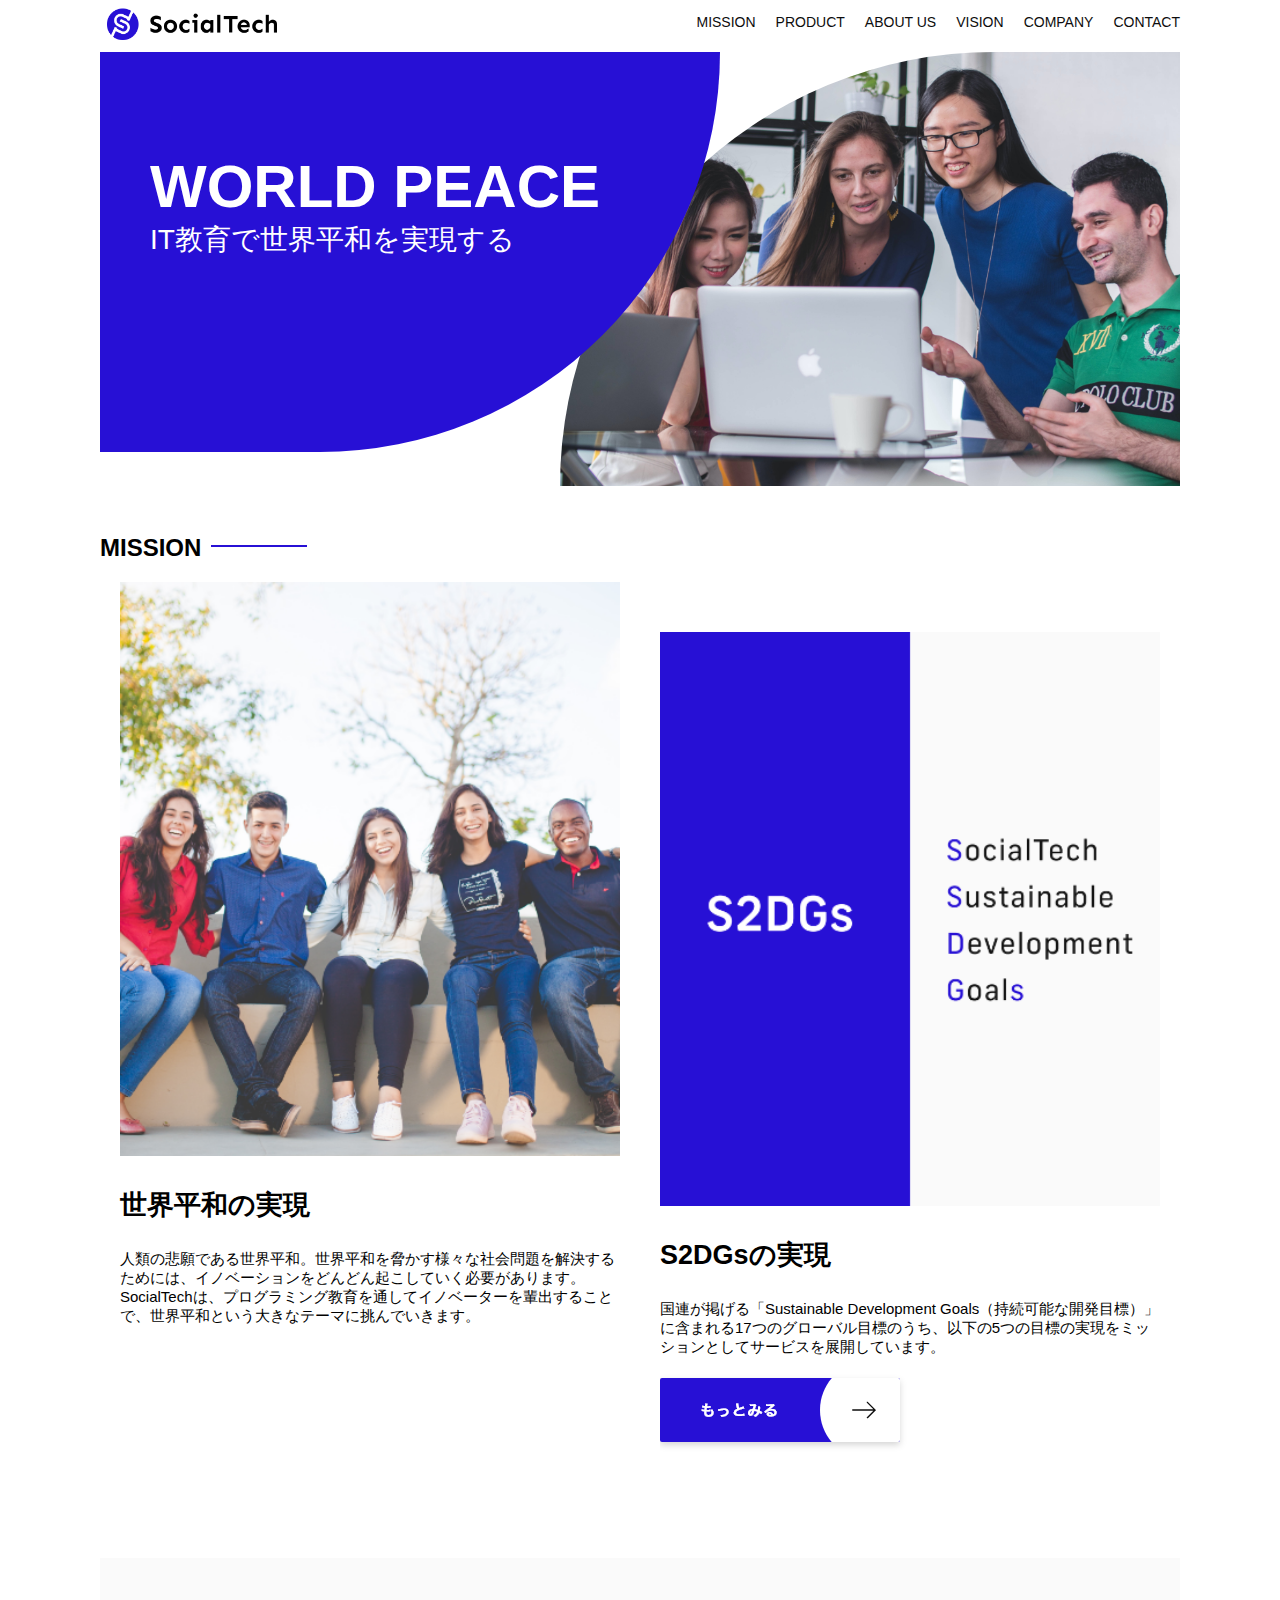
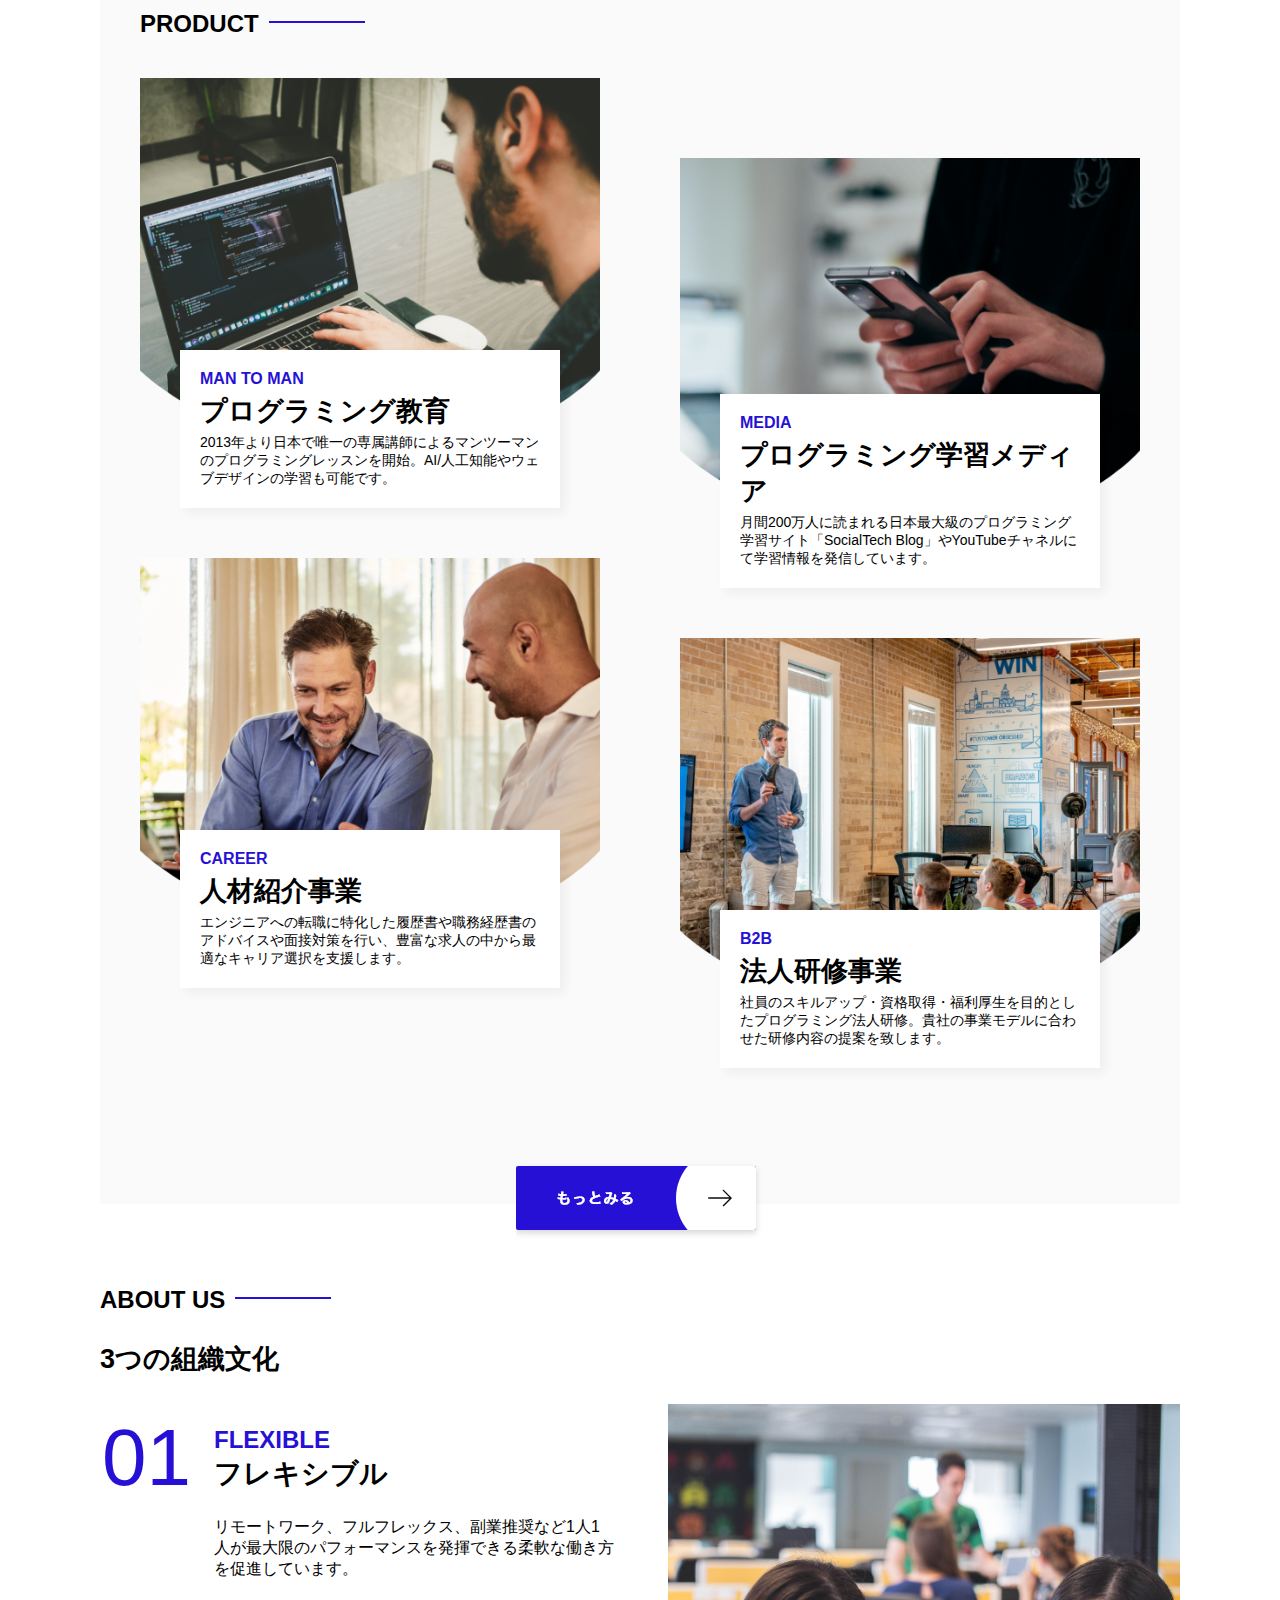
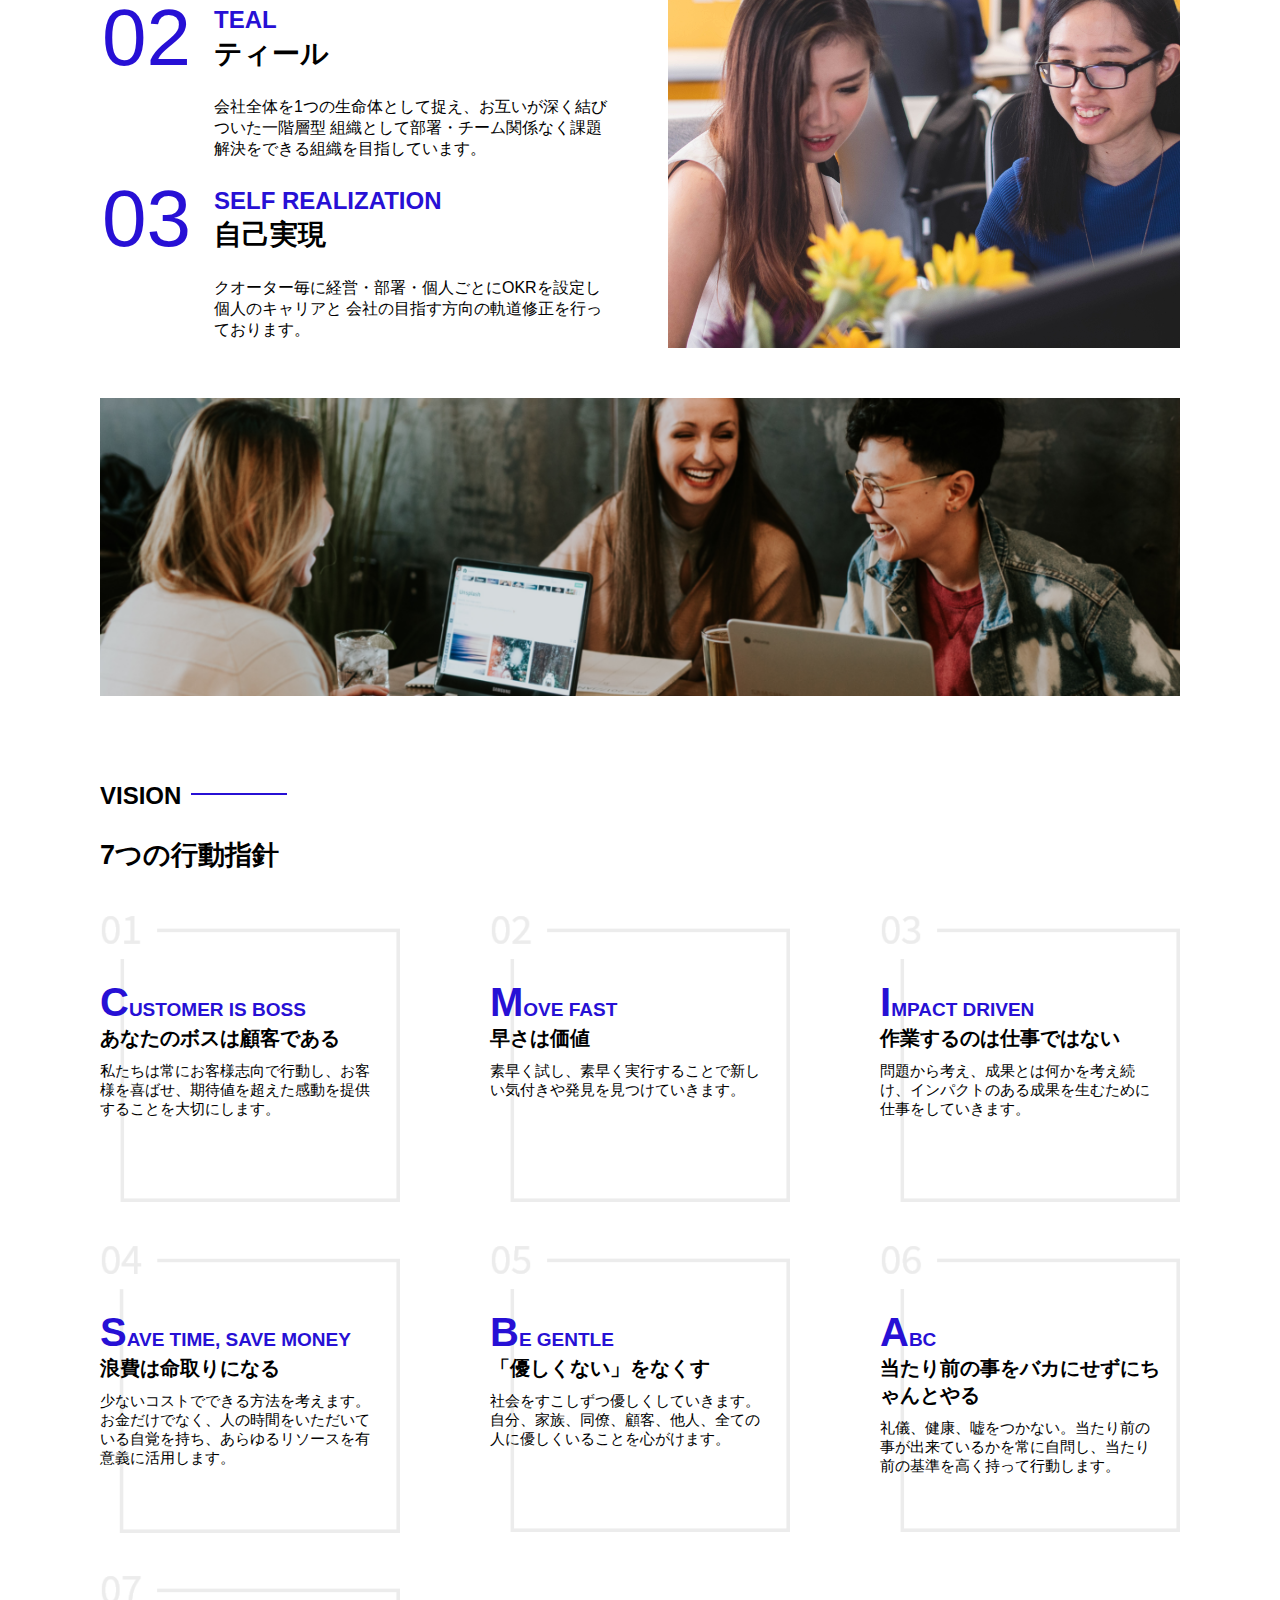
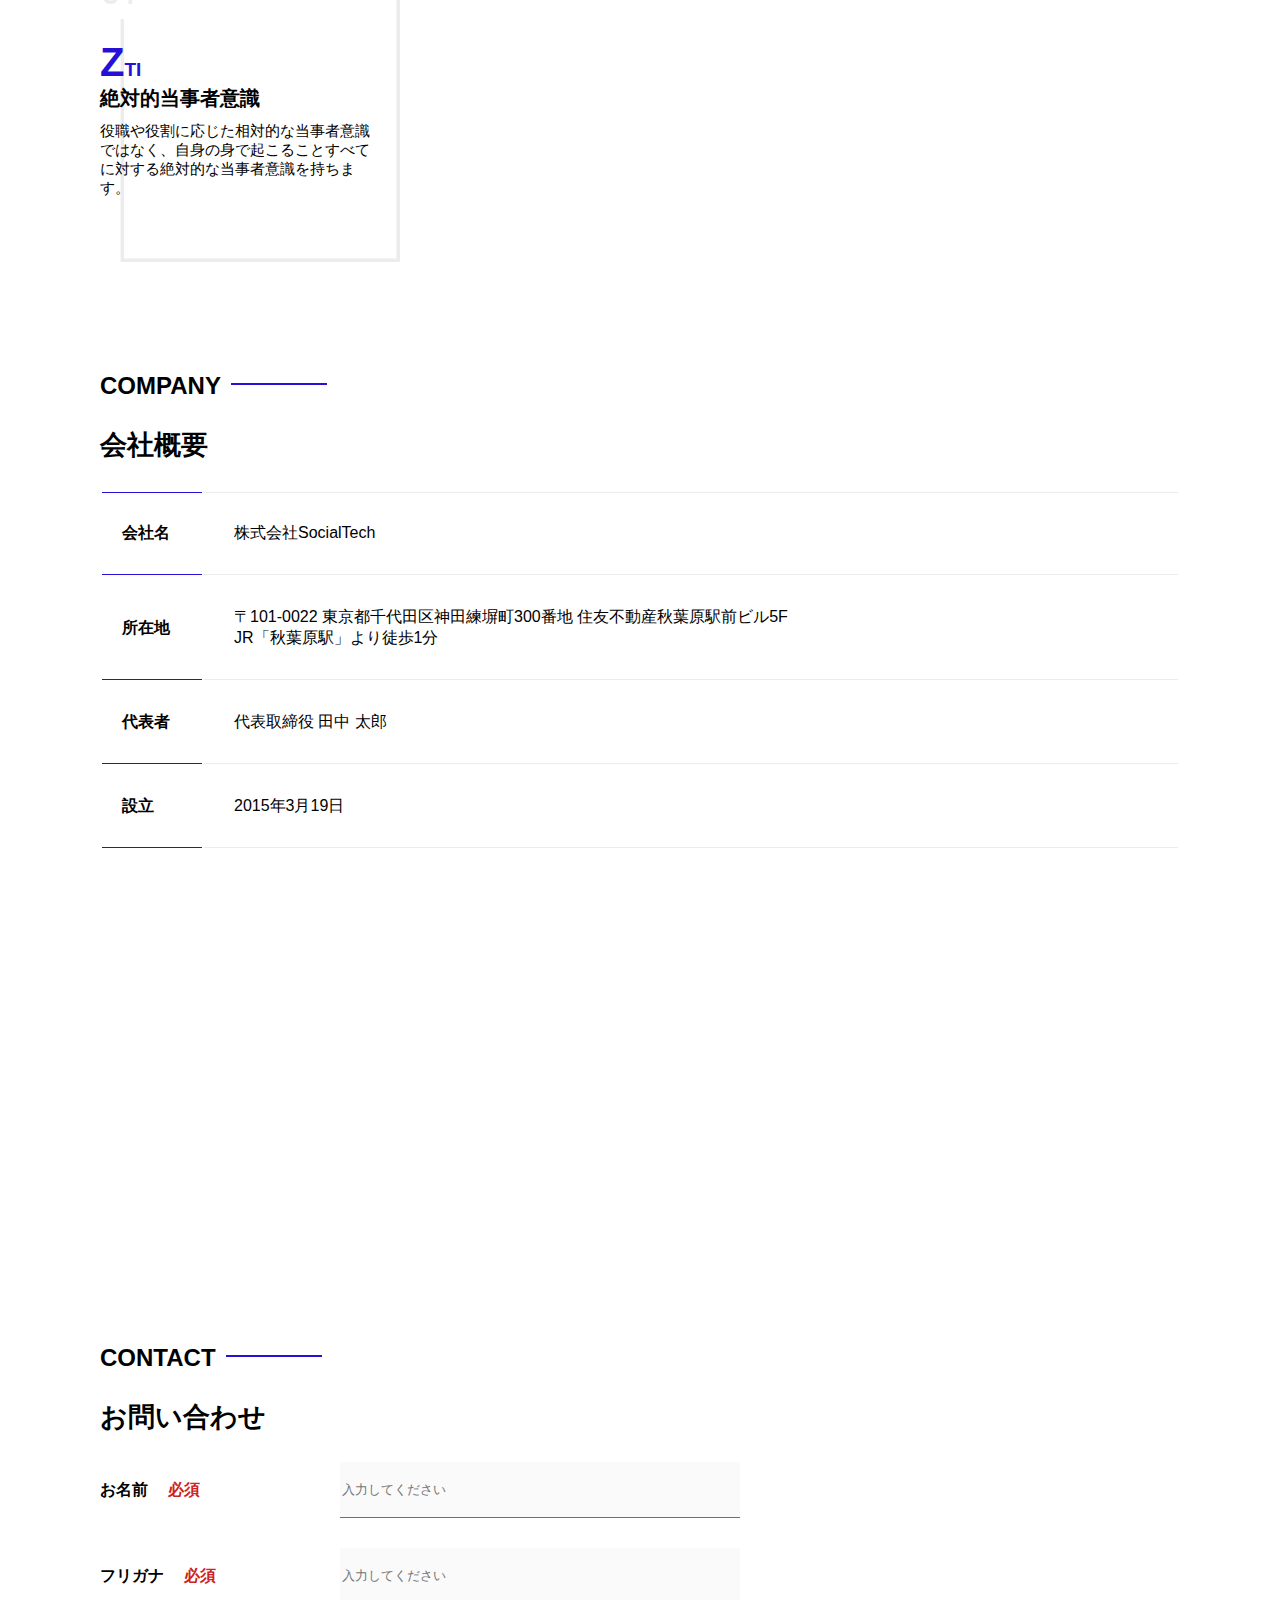
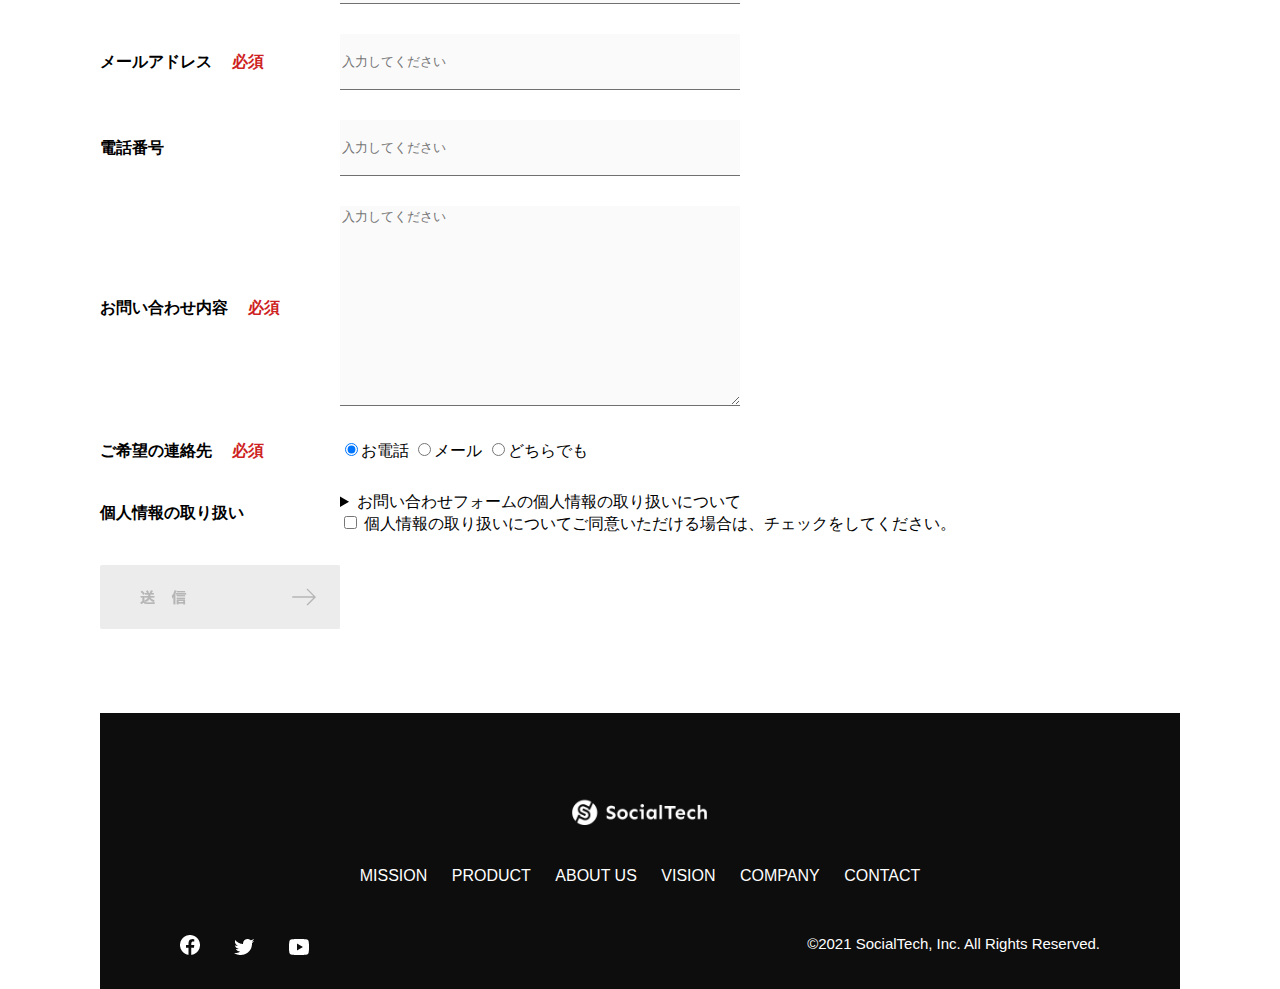
<file: index.html>
<!DOCTYPE html>
<html>
  <head>
    <title>SocialTech</title>
    <meta charset="utf-8">
    <meta name="description" content="SocialTechはEdTech業界のリーディングカンパニーを目指します。">
    <meta name="viewport" content="width=device-width, initial-scale=1.0">
    <link rel="stylesheet" href="style.css">
  </head>

  <body>
    <!-- ヘッダー -->
    <header>
      <!-- ロゴ -->
      <a href="index.html" id="logo">
        <img src="images/logo.png" alt="トップページに戻る">
      </a>

        <!-- PC用ナビゲーション -->
        <nav id="nav-pc">
          <ul>
            <li><a href="mission.html">MISSION</a></li>
            <li><a href="product.html">PRODUCT</a></li>
            <li><a href="index.html#aboutus">ABOUT US</a></li>
            <li><a href="index.html#vision">VISION</a></li>
            <li><a href="index.html#company">COMPANY</a></li>
            <li><a href="index.html#contact">CONTACT</a></li>
          </ul>
        </nav>

        <!-- スマホ用メニューボタン -->
        <button id="menu-sp" onclick="document.getElementById('nav-sp').style.display = 'block'">
          <img src="images/button-menu.png" alt="ナビゲーションを開く">
        </button>
        
        <!-- スマホ用ナビゲーション -->
        <div id="nav-sp">
          <button id="close" onclick="document.getElementById('nav-sp').style.display = 'none'">
            <img src="images/button-close.png" alt="ナビゲーションを閉じる">
          </button>

          <nav>
            <ul>
              <li>
                <a id="logo-sp" href="index.html" onclick="document.getElementById('nav-sp').style.display = 'none'"><img src="images/logo-sp.png" alt="トップページに戻る"></a>
              </li>
              <li><a class="menu" href="mission.html" onclick="document.getElementById('nav-sp').style.display = 'none'">MISSION</a></li>
              <li><a class="menu" href="product.html" onclick="document.getElementById('nav-sp').style.display = 'none'">PRODUCT</a></li>
              <li><a class="menu" href="index.html#aboutus" onclick="document.getElementById('nav-sp').style.display = 'none'">ABOUT US</a></li>
              <li><a class="menu" href="index.html#vision" onclick="document.getElementById('nav-sp').style.display = 'none'">VISION</a></li>
              <li><a class="menu" href="index.html#company" onclick="document.getElementById('nav-sp').style.display = 'none'">COMPANY</a></li>
              <li><a class="menu" href="index.html#contact" onclick="document.getElementById('nav-sp').style.display = 'none'">CONTACT</a></li>
            </ul>
          </nav>
          <div id="sns">
            <a href="https://www.facebook.com/sejuku2013">
              <img src="images/button-facebook.png" alt="Facebookのリンク">
            </a>
            <a href="https://twitter.com/samuraijuku">
              <img src="images/button-twitter.png" alt="Twitterのリンク">
            </a>
            <a href="https://www.youtube.com/channel/UCCFOQO5aDK0xXam4cUQXT8g">
              <img src="images/button-youtube.png" alt="YouTubeのリンク">
            </a>
          </div>
        </div>
    </header>
    <main>
      <article>
        <!-- メインビジュアル -->
        <section id="main-visual">
          <div id="main-message">
            <h1>WORLD PEACE</h1>
            <p>IT教育で世界平和を実現する</p>
          </div>
          <img src="images/index/index-main.png" alt="PCの周りに集まる多国籍の仲間たち">
        </section>
        <!-- ミッション -->
        <section id="mission">
          <h2 class="index-h2">MISSION</h2>
          <div id="mission-flex">
            <div>
              <img id="mission-photo" src="images/index/index-mission.png" alt="屋外のベンチで写真を撮影する多国籍の仲間たち">
              <h3>世界平和の実現</h3>
              <p>
                人類の悲願である世界平和。世界平和を脅かす様々な社会問題を解決するためには、イノベーションをどんどん起こしていく必要があります。SocialTechは、プログラミング教育を通してイノベーターを輩出することで、世界平和という大きなテーマに挑んでいきます。
              </p>
            </div>
            <div>
              <img id="s2dgs" src="images/index/s2dgs.png" alt="S2DGs">
              <h3>S2DGsの実現</h3>
              <p>国連が掲げる「Sustainable Development Goals（持続可能な開発目標）」に含まれる17つのグローバル目標のうち、以下の5つの目標の実現をミッションとしてサービスを展開しています。</p>
              <a href="mission.html">
                <img src="images/button-more.png" alt="もっとみる">
              </a>
            </div>
          </div>
        </section>
        <!-- プロダクト -->
        <section id="product">
          <h2 class="index-h2">PRODUCT</h2>
          <div class="product-flex">
            <div id="product-left">
              <div>
                <img class="product-photo" src="images/index/index-mantoman.png" alt="PCでコードを書く男性">
                <div class="product-explain">
                  <span>MAN TO MAN</span>
                  <h3>プログラミング教育</h3>
                  <p>2013年より日本で唯一の専属講師によるマンツーマンのプログラミングレッスンを開始。AI/人工知能やウェブデザインの学習も可能です。</p>
                </div>
              </div>
              <div>
                <img class="product-photo" src="images/index/index-career.png" alt="笑顔で話し合う2人の男性">
                <div class="product-explain">
                  <span>CAREER</span>
                  <h3>人材紹介事業</h3>
                  <p>エンジニアへの転職に特化した履歴書や職務経歴書のアドバイスや面接対策を行い、豊富な求人の中から最適なキャリア選択を支援します。</p>
               </div>
             </div>
           </div>
           <div id="product-right">
            <div>
              <img class="product-photo" src="images/index/index-media.png" alt="スマートフォンを操作する人">
              <div class="product-explain">
                <span>MEDIA</span>
                <h3>プログラミング学習メディア</h3>
                <p>月間200万人に読まれる日本最大級のプログラミング学習サイト「SocialTech Blog」やYouTubeチャネルにて学習情報を発信しています。</p>
              </div>
            </div>
            <div>
              <img class="product-photo" src="images/index/index-b2b.png" alt="講演中の男性とそれを聴く人々">
              <div class="product-explain">
                <span>B2B</span>
                <h3>法人研修事業</h3>
                <p>社員のスキルアップ・資格取得・福利厚生を目的としたプログラミング法人研修。貴社の事業モデルに合わせた研修内容の提案を致します。</p>
              </div>
            </div>
          </div>
        </div>
        <div id="product-more">
          <a href="product.html">
            <img src="images/button-more.png" alt="もっとみる">
          </a>
        </div>
      </section>
      <!-- ABOUT US -->
      <section id="aboutus">
        <h2 class="index-h2">ABOUT US</h2>
        <h3>3つの組織文化</h3>
        <div>
          <table class="culture-table">
            <tr>
              <td class="culture-num">01</td>
              <th><span class="culture-en">FLEXIBLE</span><br>フレキシブル</th>
            </tr>
            <tr>
              <td>
                <!--空のセル-->
              </td>
              <td class="culture-description">リモートワーク、フルフレックス、副業推奨など1人1人が最大限のパフォーマンスを発揮できる柔軟な働き方を促進しています。</td>
            </tr>
            <tr>
              <td class="culture-num">02</td>
              <th><span class="culture-en">TEAL</span><br>ティール</th>
            </tr>
            <tr>
              <td>
                <!--空のセル-->
              </td>
              <td class="culture-description">会社全体を1つの生命体として捉え、お互いが深く結びついた一階層型 組織として部署・チーム関係なく課題解決をできる組織を目指しています。</td>
            </tr>
            <tr>
              <td class="culture-num">03</td>
              <th><span class="culture-en">SELF REALIZATION</span><br>自己実現</th>
            </tr>
            <tr>
              <td>
                <!--空のセル-->
              </td>
              <td class="culture-description">クオーター毎に経営・部署・個人ごとにOKRを設定し個人のキャリアと 会社の目指す方向の軌道修正を行っております。</td>
            </tr>
          </table>
          <img class="culture-img" src="images/index/index-aboutus1.png" alt="笑顔で話し合う2人の女性">
        </div>
        <img class="culture-img2" src="images/index/index-aboutus2.png" alt="笑顔で話し合う3人の男女">
      </section>
      <!-- VISION -->
      <section id="vision">
        <h2 class="index-h2">VISION</h2>
        <h3>7つの行動指針</h3>
        <div>
          <div class="vision-box">
            <img src="images/index/vision-01.png" alt="01">
            <div>
              <h4>CUSTOMER IS BOSS</h4>
              <h5>あなたのボスは顧客である</h5>
              <p>私たちは常にお客様志向で行動し、お客様を喜ばせ、期待値を超えた感動を提供することを大切にします。</p>
            </div>
          </div>
          <div class="vision-box">
            <img src="images/index/vision-02.png" alt="02">
            <div>
              <h4>MOVE FAST</h4>
              <h5>早さは価値</h5>
              <p>素早く試し、素早く実行することで新しい気付きや発見を見つけていきます。</p>
            </div>
          </div>
          <div class="vision-box">
            <img src="images/index/vision-03.png" alt="03">
            <div>
              <h4>IMPACT DRIVEN</h4>
              <h5>作業するのは仕事ではない</h5>
              <p>問題から考え、成果とは何かを考え続け、インパクトのある成果を生むために仕事をしていきます。</p>
            </div>
          </div>
          <div class="vision-box">
            <img src="images/index/vision-04.png" alt="04">
            <div>
              <h4>SAVE TIME, SAVE MONEY</h4>
              <h5>浪費は命取りになる</h5>
              <p>少ないコストでできる方法を考えます。お金だけでなく、人の時間をいただいている自覚を持ち、あらゆるリソースを有意義に活用します。</p>
            </div>
          </div>
          <div class="vision-box">
            <img src="images/index/vision-05.png" alt="05">
            <div>
              <h4>BE GENTLE</h4>
              <h5>「優しくない」をなくす</h5>
              <p>社会をすこしずつ優しくしていきます。自分、家族、同僚、顧客、他人、全ての人に優しくいることを心がけます。</p>
            </div>
          </div>
          <div class="vision-box">
            <img src="images/index/vision-06.png" alt="06">
            <div>
              <h4>ABC</h4>
              <h5>当たり前の事をバカにせずにちゃんとやる</h5>
              <p>礼儀、健康、嘘をつかない。当たり前の事が出来ているかを常に自問し、当たり前の基準を高く持って行動します。</p>
            </div>
          </div>
          <div class="vision-box">
            <img src="images/index/vision-07.png" alt="07">
            <div>
              <h4>ZTI</h4>
              <h5>絶対的当事者意識</h5>
              <p>役職や役割に応じた相対的な当事者意識ではなく、自身の身で起こることすべてに対する絶対的な当事者意識を持ちます。</p>
            </div>
          </div>
        </div>
      </section>
      <!-- COMPANY -->
      <section id="company">
        <h2 class="index-h2">COMPANY</h2>
        <h3>会社概要</h3>
        <table id="company-table">
          <tr>
            <th class="tableheader tableheader-first">会社名</th>
            <td class="cell cell-first">株式会社SocialTech</td>
          </tr>
          <tr>
            <th class="tableheader">所在地</th>
            <td class="cell">〒101-0022 東京都千代田区神田練塀町300番地 住友不動産秋葉原駅前ビル5F<br>JR「秋葉原駅」より徒歩1分</td>
          </tr>
          <tr>
            <th class="tableheader">代表者</th>
            <td class="cell">代表取締役 田中 太郎</td>
          </tr>
          <tr>
            <th class="tableheader">設立</th>
            <td class="cell">2015年3月19日</td>
          </tr>
        </table>
        <iframe src="https://www.google.com/maps/embed?pb=!1m18!1m12!1m3!1d3240.0686781169884!2d139.7720723108444!3d35.699927528833165!2m3!1f0!2f0!3f0!3m2!1i1024!2i768!4f13.1!3m3!1m2!1s0x60188fee13660e23%3A0x77137876edf742ac!2z5L2P5Y-L5LiN5YuV55Sj56eL6JGJ5Y6f6aeF5YmN44OT44Or!5e0!3m2!1sja!2sjp!4v1726971513226!5m2!1sja!2sjp" width="600" height="450" style="border:0;" allowfullscreen="" loading="lazy" referrerpolicy="no-referrer-when-downgrade">
        style="border: 0" allowfullscreen="" loading="lazy"></iframe>
      </section>

      <!-- お問い合わせフォーム -->
      <section id="contact">
        <h2 class="index-h2">CONTACT</h2>
        <h3>お問い合わせ</h3>
        <form>
          <div>
            <div class="contact-heading">
              <label class="contact-label">お名前<span class="contact-span">必須</span></label>
            </div>
            <div>
              <input type="text" name="name" placeholder="入力してください" class="contact-textbox">
            </div>
          </div>
          <div>
            <div class="contact-heading">
              <label class="contact-label">フリガナ<span class="contact-span">必須</span></label>
            </div>
            <div>
              <input type="text" name="hurigana" placeholder="入力してください" class="contact-textbox">
            </div>
          </div>
          <div>
            <div class="contact-heading">
              <label class="contact-label">メールアドレス<span class="contact-span">必須</span></label>
            </div>
            <div>
              <input type="text" name="email" placeholder="入力してください" class="contact-textbox">
            </div>
          </div>
          <div>
            <div class="contact-heading">
              <label class="contact-label">電話番号</label>
            </div>
            <div>
              <input type="text" name="tel" placeholder="入力してください" class="contact-textbox">
            </div>
          </div>
          <div>
            <div class="contact-heading">
              <label class="contact-label">お問い合わせ内容<span class="contact-span">必須</span></label>
            </div>
            <div>
              <textarea class="contact-textarea" placeholder="入力してください" name="message"></textarea>
            </div>
          </div>
          <div>
            <div class="contact-heading">
              <label class="contact-label">ご希望の連絡先<span class="contact-span">必須</span></label>
            </div>
            <div>
              <input class="radiobutton" type="radio" value="tel" name="contact" checked><label>お電話</label>
              <input class="radiobutton" type="radio" value="mail" name="contact"><label>メール</label>
              <input class="radiobutton" type="radio" value="both" name="contact"><label>どちらでも</label>
            </div>
          </div>
          <div>
            <div class="contact-heading">
              <label class="contact-label">個人情報の取り扱い</label>
            </div>
            <div>
              <details>
                <summary>お問い合わせフォームの個人情報の取り扱いについて</summary>
                <div>
                  <dl>
                    <dt>１．組織の名称又は氏名</dt>
                    <dd>株式会社SocialTech</dd>
                    <dt>２．個人情報保護管理者（若しくはその代理人）の氏名又は職名、所属及び連絡先</dt>
                    <dd>
                      <p>鈴木 一郎 コーポレート部</p>
                      <p>メールアドレス：samurai@example.com</p>
                      <p>TEL：03-1234-5678</p>
                    </dd>
                    <dt>３．個人情報の利用目的</dt>
                    <dd>
                      <ul>
                        <li>・本サービス及び本サービスに関連する情報の提供又はそれらに関する連絡のため</li>
                        <li>・ユーザーの本人確認のため</li>
                        <li>・当社サービスのご案内のため</li>
                        <li>・当社の商品等の広告または宣伝（電子メールによるものを含むものとします。）</li>
                      </ul>
                    </dd>
                    <dt>４．個人情報の取り扱い業務の委託</dt>
                    <dd>個人情報の取扱業務の全部または一部を外部に業務委託する場合があります。その際、弊社は、個人情報を適切に保護できる管理体制を敷き実行していることを条件として委託先を厳選したうえで、機密保持契約を委託先と締結し、お客様の個人情報を厳密に管理させます。</dd>
                    <dt>５．個人情報の開示等の請求</dt>
                    <dd>
                      お客様は、弊社に対してご自身の個人情報の開示等（利用目的の通知、開示、内容の訂正・追加・削除、利用の停止または消去、第三者への提供の停止）に関して、当社問合わせ窓口に申し出ることができます。<br>
                      その際、弊社はお客様ご本人を確認させていただいたうえで、合理的な期間内に対応いたします。<br>
                      なお、個人情報に関する弊社問合わせ先は、次の通りです。
                    </dd>
                    <dd>
                      <p>株式会社SocialTech　個人情報問合せ窓口</p>
                      <p>〒150-0043　東京都千代田区神田練塀町300番地 住友不動産秋葉原駅前ビル5F</p>
                      <p>メールアドレス：samurai@example.com　TEL：03-1234-5678</p>
                    </dd>

                    <dt>６．個人情報を提供されることの任意性について</dt>
                    <dd>お客様がご自身の個人情報を弊社に提供されるか否かは、お客様のご判断によりますが、もしご提供されない場合には、適切なサービスが提供できない場合がありますので予めご了承ください。</dd>
                  </dl>
                </div>
              </details>
              <input type="checkbox" name="agree">
              <span>個人情報の取り扱いについてご同意いただける場合は、チェックをしてください。</span>
            </div>
          </div>
          <input type="image" src="images/button-submit.png" alt="送信する">
        </form>
      </section>
    </article>
  </main>

  <footer>
    <div id="footer-logo">
      <img src="images/logo-sp.png" alt="SocialTech">
    </div>
    <div id="footer-link">
      <a href="mission.html">MISSION</a>
      <a href="product.html">PRODUCT</a>
      <a href="index.html#aboutus">ABOUT US</a>
      <a href="index.html#vision">VISION</a>
      <a href="index.html#company">COMPANY</a>
      <a href="index.html#contact">CONTACT</a>
    </div>
    <div id="sns-footer">
      <div class="sns-btns">
        <a href="https://www.facebook.com/sejuku2013"><img src="images/button-facebook.png" alt="Facebookのリンク"></a>
        <a href="https://twitter.com/samuraijuku"><img src="images/button-twitter.png" alt="Twitterのリンク"></a>
        <a href="https://www.youtube.com/channel/UCCFOQO5aDK0xXam4cUQXT8g"><img src="images/button-youtube.png" alt="YouTubeのリンク"></a>
      </div>
      <p id="copyright">&copy;2021 SocialTech, Inc. All Rights Reserved.</p>
    </div>
  </footer>

</body>
</html>
</file>
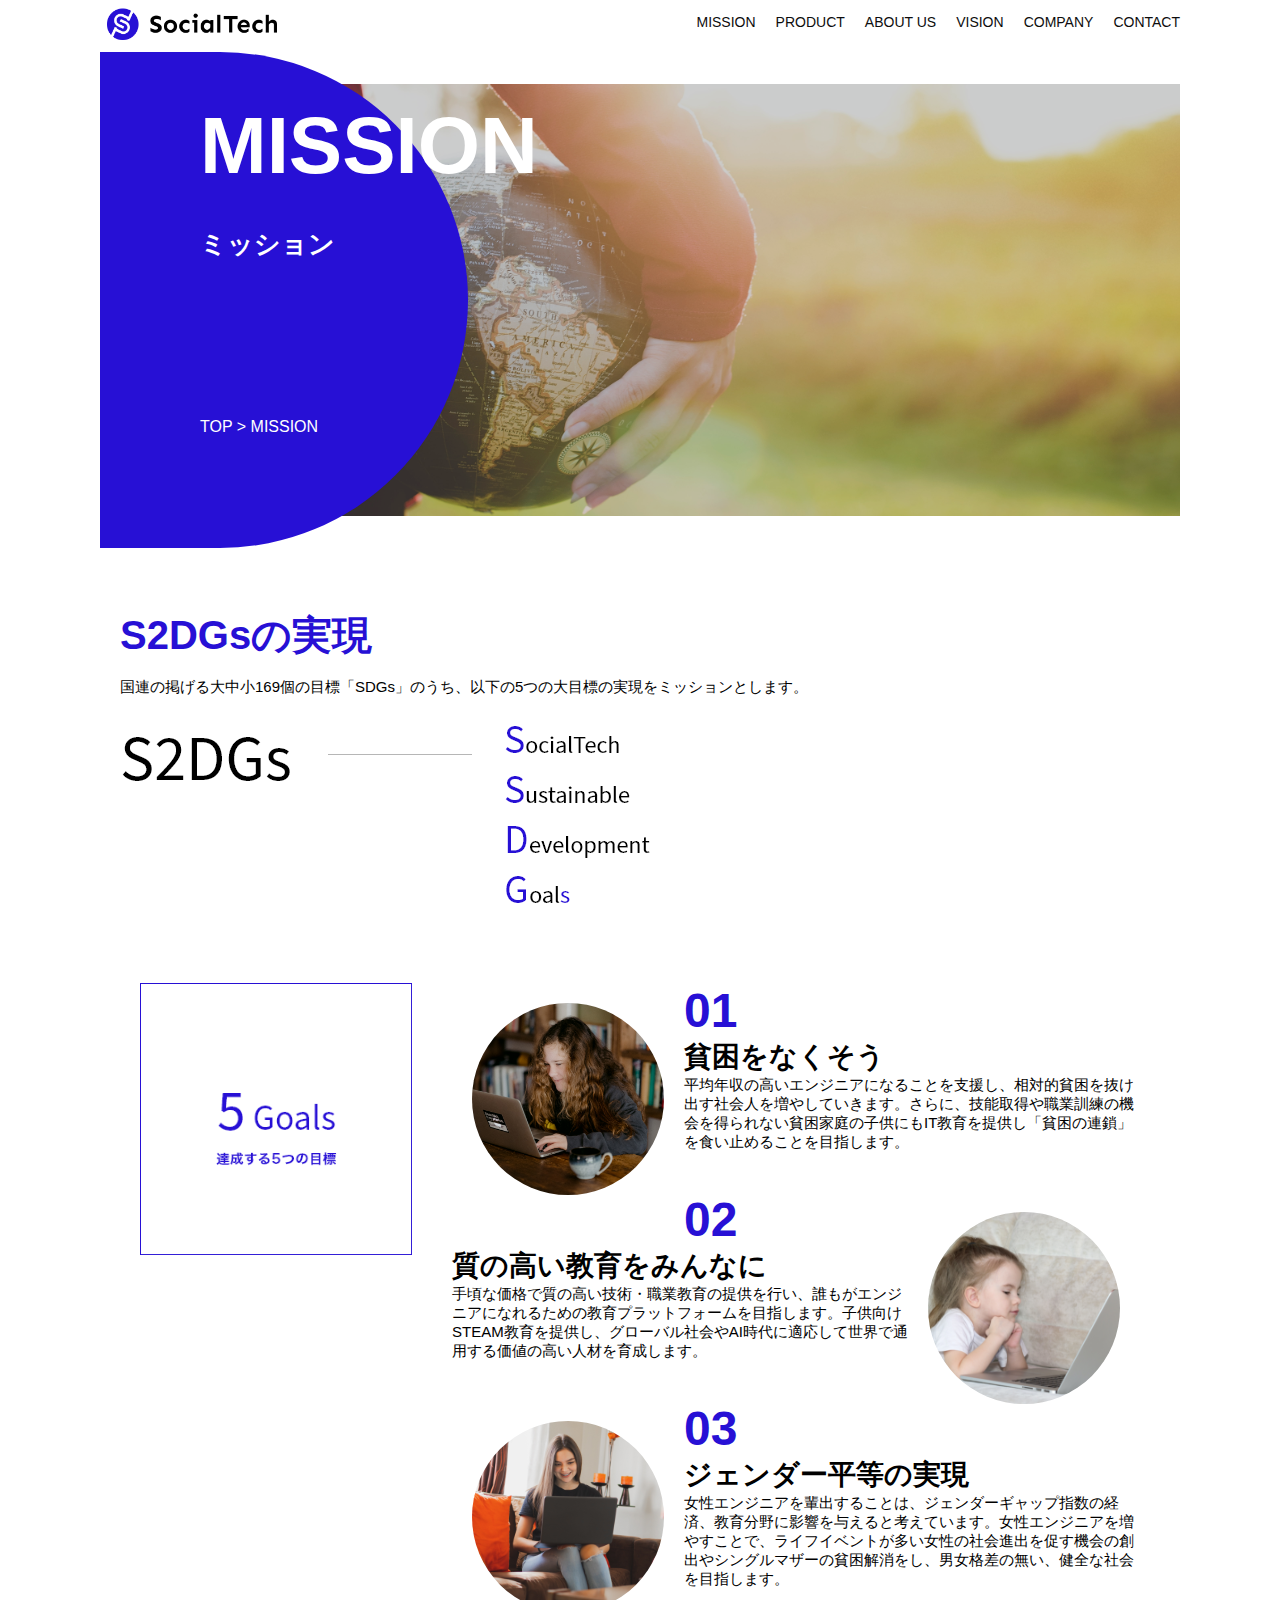
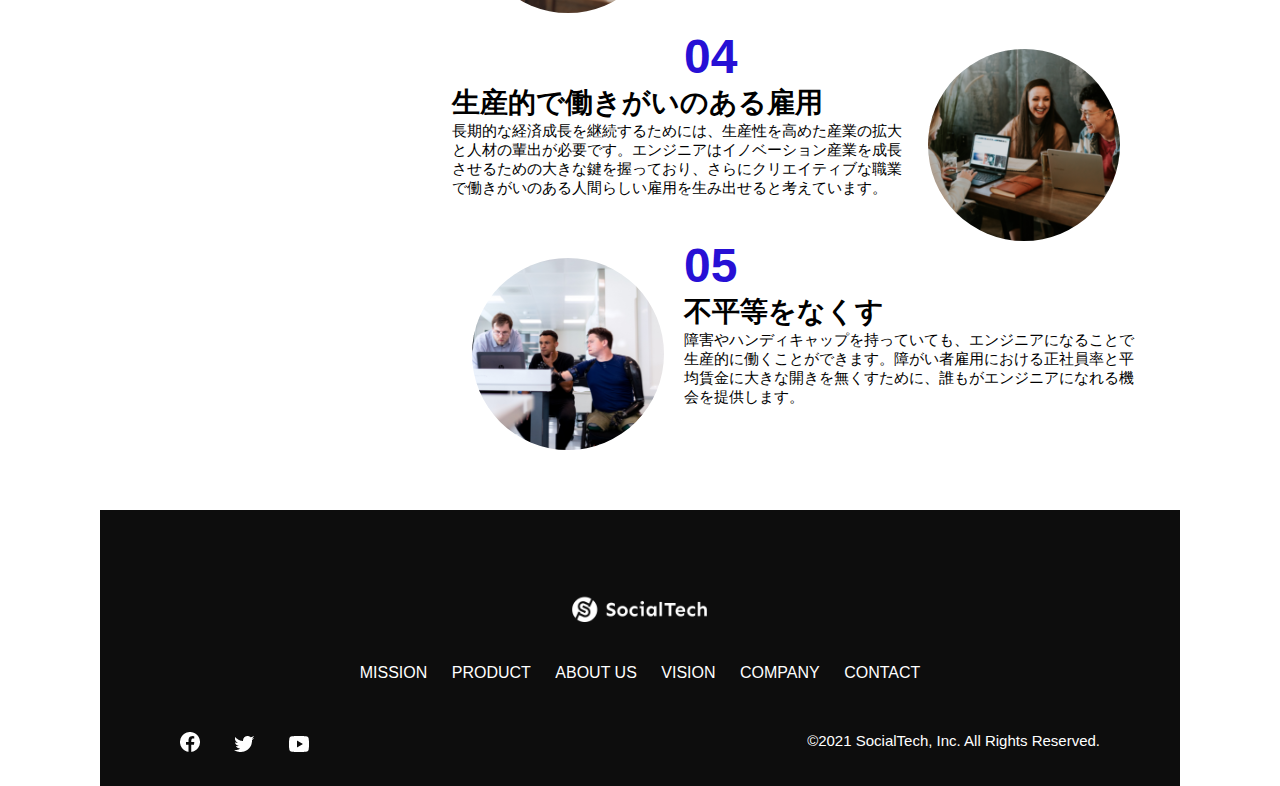
<file: mission.html>
<!DOCTYPE html>
<html>
  <head>
     <title>SocialTech - MISSION ミッション -</title>
     <meta charset="utf-8">
     <meta name="description" content="SocialTechが目指す5つの目標（S2DGs）を紹介します">
     <meta name="viewport" content="width=device-width, initial-scale=1.0">
     <link rel="stylesheet" href="style.css">
 </head>

 <body>
  <!-- ヘッダー -->
  <header>
    <!-- ロゴ -->
    <a href="index.html" id="logo">
      <img src="images/logo.png" alt="トップページに戻る">
    </a>

    <!-- PC用ナビゲーション -->
    <nav id="nav-pc">
      <ul>
        <li><a href="mission.html">MISSION</a></li>
        <li><a href="product.html">PRODUCT</a></li>
        <li><a href="index.html#aboutus">ABOUT US</a></li>
        <li><a href="index.html#vision">VISION</a></li>
        <li><a href="index.html#company">COMPANY</a></li>
        <li><a href="index.html#contact">CONTACT</a></li>
      </ul>
    </nav>

    <!-- スマホ用メニューボタン -->
    <button id="menu-sp" onclick="document.getElementById('nav-sp').style.display = 'block'">
      <img src="images/button-menu.png" alt="ナビゲーションを開く">
    </button>

    <!-- スマホ用ナビゲーション -->
    <div id="nav-sp">
      <button id="close" onclick="document.getElementById('nav-sp').style.display = 'none'">
        <img src="images/button-close.png" alt="ナビゲーションを閉じる">
      </button>
      <nav>
        <ul>
          <li>
            <a id="logo-sp" href="index.html" onclick="document.getElementById('nav-sp').style.display = 'none'"><img src="images/logo-sp.png" alt="トップページに戻る"></a>
          </li>
          <li><a class="menu" href="mission.html" onclick="document.getElementById('nav-sp').style.display = 'none'">MISSION</a></li>
          <li><a class="menu" href="product.html" onclick="document.getElementById('nav-sp').style.display = 'none'">PRODUCT</a></li>
          <li><a class="menu" href="index.html#aboutus" onclick="document.getElementById('nav-sp').style.display = 'none'">ABOUT US</a></li>
          <li><a class="menu" href="index.html#vision" onclick="document.getElementById('nav-sp').style.display = 'none'">VISION</a></li>
          <li><a class="menu" href="index.html#company" onclick="document.getElementById('nav-sp').style.display = 'none'">COMPANY</a></li>
          <li><a class="menu" href="index.html#contact" onclick="document.getElementById('nav-sp').style.display = 'none'">CONTACT</a></li>
        </ul>
      </nav>
      <div id="sns">
        <a href="https://www.facebook.com/sejuku2013">
          <img src="images/button-facebook.png" alt="Facebookのリンク">
        </a>
        <a href="https://twitter.com/samuraijuku">
          <img src="images/button-twitter.png" alt="Twitterのリンク">
        </a>
        <a href="https://www.youtube.com/channel/UCCFOQO5aDK0xXam4cUQXT8g">
          <img src="images/button-youtube.png" alt="YouTubeのリンク">
        </a>
      </div>
    </div>
  </header>

  <main>
    <article>
      <section id="mission-main">
        <div class="mission-main-inner">
          <div id="mission-title">
            <h1>MISSION<br><span>ミッション</span></h1>
            <p>TOP > MISSION</p>
          </div>
        </div>
      </section>

      <section id="mission-s2dgs">
        <h2 class="mission-h2">S2DGsの実現</h2>
        <p>国連の掲げる大中小169個の目標「SDGs」のうち、以下の5つの大目標の実現をミッションとします。</p>
        <img src="images/mission/mission-s2dgs.png" alt="S2DGs">
      </section>

      <section id="mission-five-goals">
        <div class="five-goals-image">
          <img src="images/mission/mission-5goals.png" alt="5Goals">
        </div>

        <div class="five-goals-read">
          <div>
            <img class="fivegoals-image-left" src="images/mission/mission-5goals01.png" alt="PCを操作する女の子">
            <span class="fivegoals-number">01</span>
            <h3 class="fivegoals-h3">貧困をなくそう</h3>
            <p class="fivegoals-p">平均年収の高いエンジニアになることを支援し、相対的貧困を抜け出す社会人を増やしていきます。さらに、技能取得や職業訓練の機会を得られない貧困家庭の子供にもIT教育を提供し「貧困の連鎖」を食い止めることを目指します。</p>
          </div>
          <div>
            <img class="fivegoals-image-right" src="images/mission/mission-5goals02.png" alt="PCを見つめる小さい女の子">
            <span class="fivegoals-number">02</span>
            <h3 class="fivegoals-h3">質の高い教育をみんなに</h3>
            <p class="fivegoals-p">手頃な価格で質の高い技術・職業教育の提供を行い、誰もがエンジニアになれるための教育プラットフォームを目指します。子供向けSTEAM教育を提供し、グローバル社会やAI時代に適応して世界で通用する価値の高い人材を育成します。</p>
          </div>
          <div>
            <img class="fivegoals-image-left" src="images/mission/mission-5goals03.png" alt="PCを操作する女性">
            <span class="fivegoals-number">03</span>
            <h3 class="fivegoals-h3">ジェンダー平等の実現</h3>
            <p class="fivegoals-p">女性エンジニアを輩出することは、ジェンダーギャップ指数の経済、教育分野に影響を与えると考えています。女性エンジニアを増やすことで、ライフイベントが多い女性の社会進出を促す機会の創出やシングルマザーの貧困解消をし、男女格差の無い、健全な社会を目指します。</p>
          </div>
          <div>
            <img class="fivegoals-image-right" src="images/mission/mission-5goals04.png" alt="笑顔で話し合う3人の男女">
            <span class="fivegoals-number">04</span>
            <h3 class="fivegoals-h3">生産的で働きがいのある雇用</h3>
            <p class="fivegoals-p">長期的な経済成長を継続するためには、生産性を高めた産業の拡大と人材の輩出が必要です。エンジニアはイノベーション産業を成長させるための大きな鍵を握っており、さらにクリエイティブな職業で働きがいのある人間らしい雇用を生み出せると考えています。</p>
          </div>
          <div>
            <img class="fivegoals-image-left" src="images/mission/mission-5goals05.png" alt="障害を持つ男性が生き生きと働く様子">
            <span class="fivegoals-number">05</span>
            <h3 class="fivegoals-h3">不平等をなくす</h3>
            <p class="fivegoals-p">障害やハンディキャップを持っていても、エンジニアになることで生産的に働くことができます。障がい者雇用における正社員率と平均賃金に大きな開きを無くすために、誰もがエンジニアになれる機会を提供します。</p>
          </div>
        </div>
      </section>
    </article>
  </main>

  <footer>
    <div id="footer-logo">
      <img src="images/logo-sp.png" alt="SocialTech">
    </div>
    <div id="footer-link">
      <a href="mission.html">MISSION</a>
      <a href="product.html">PRODUCT</a>
      <a href="index.html#aboutus">ABOUT US</a>
      <a href="index.html#vision">VISION</a>
      <a href="index.html#company">COMPANY</a>
      <a href="index.html#contact">CONTACT</a>
    </div>
    <div id="sns-footer">
      <div class="sns-btns">
        <a href="https://www.facebook.com/sejuku2013"><img src="images/button-facebook.png" alt="Facebookのリンク"></a>
        <a href="https://twitter.com/samuraijuku"><img src="images/button-twitter.png" alt="Twitterのリンク"></a>
        <a href="https://www.youtube.com/channel/UCCFOQO5aDK0xXam4cUQXT8g"><img src="images/button-youtube.png" alt="YouTubeのリンク"></a>
      </div>
      <p id="copyright">&copy;2021 SocialTech, Inc. All Rights Reserved.</p>
    </div>
  </footer>

 </body>
</html>
</file>
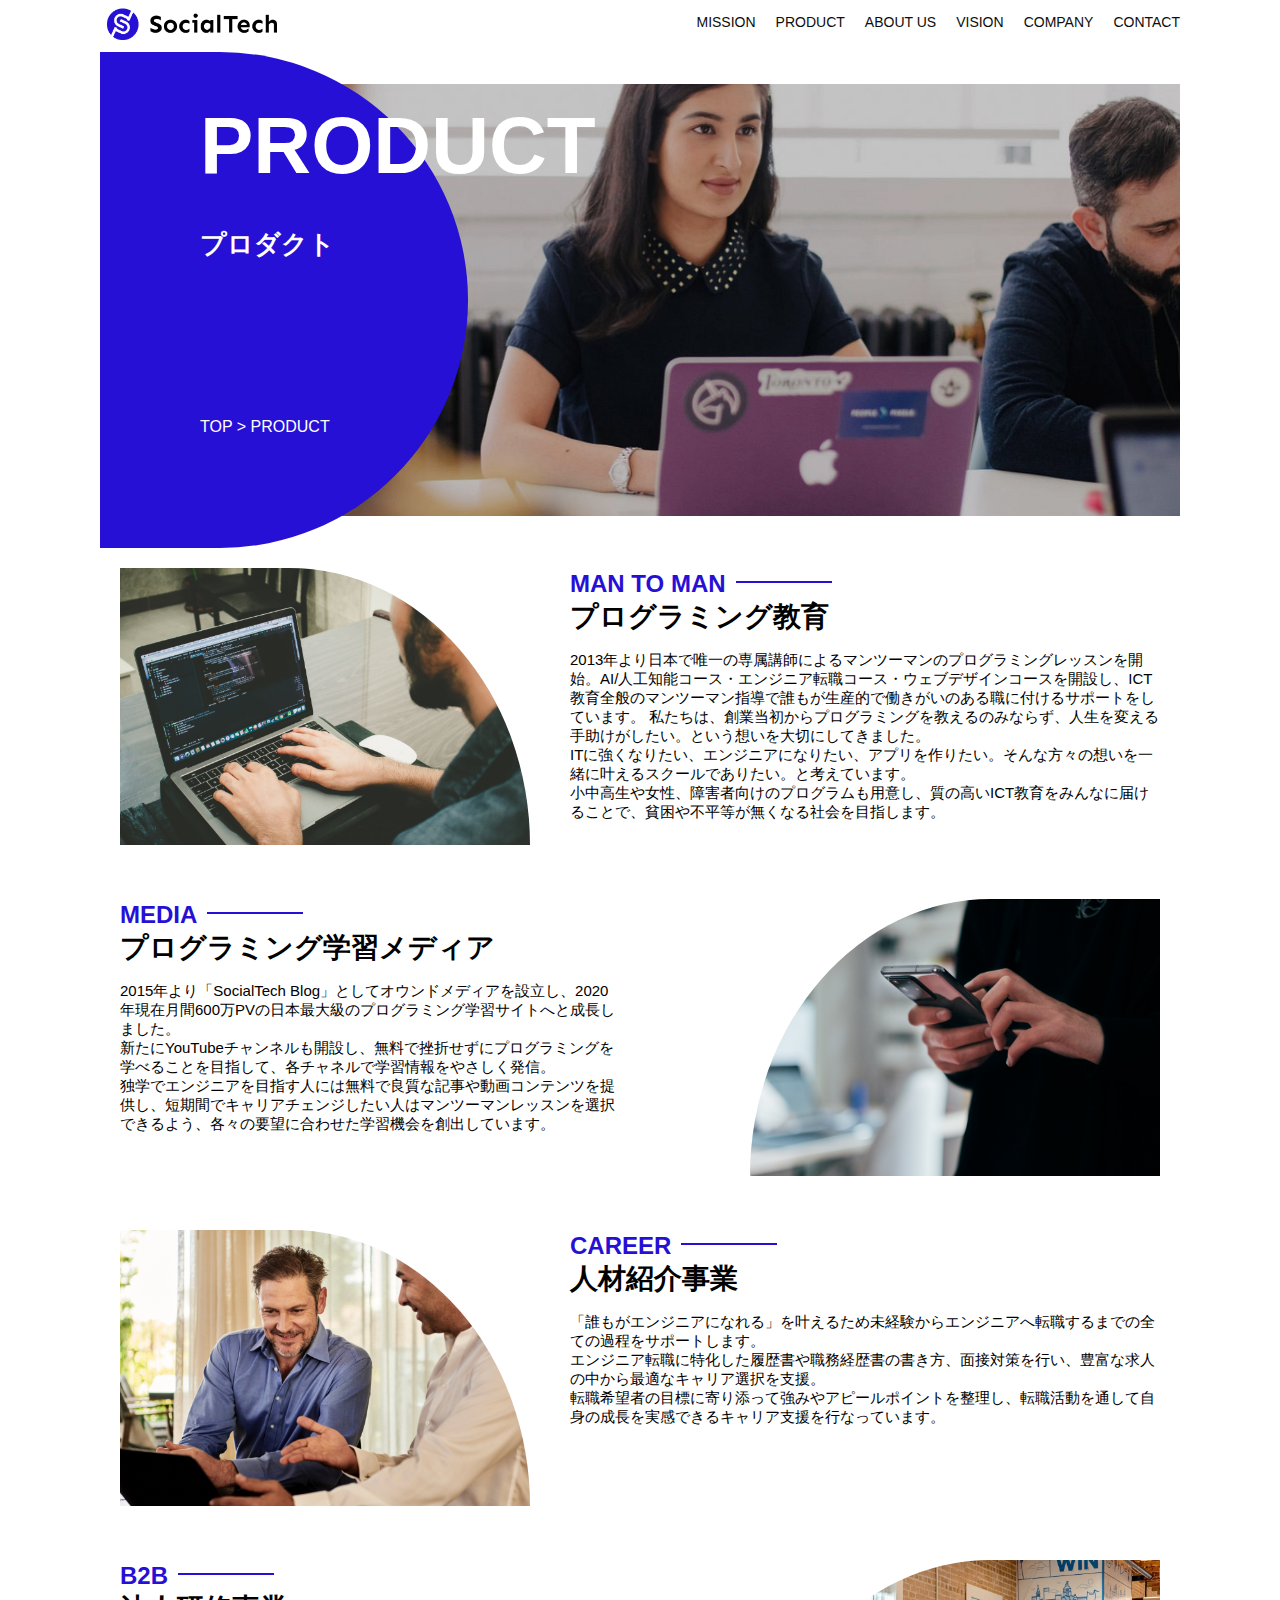
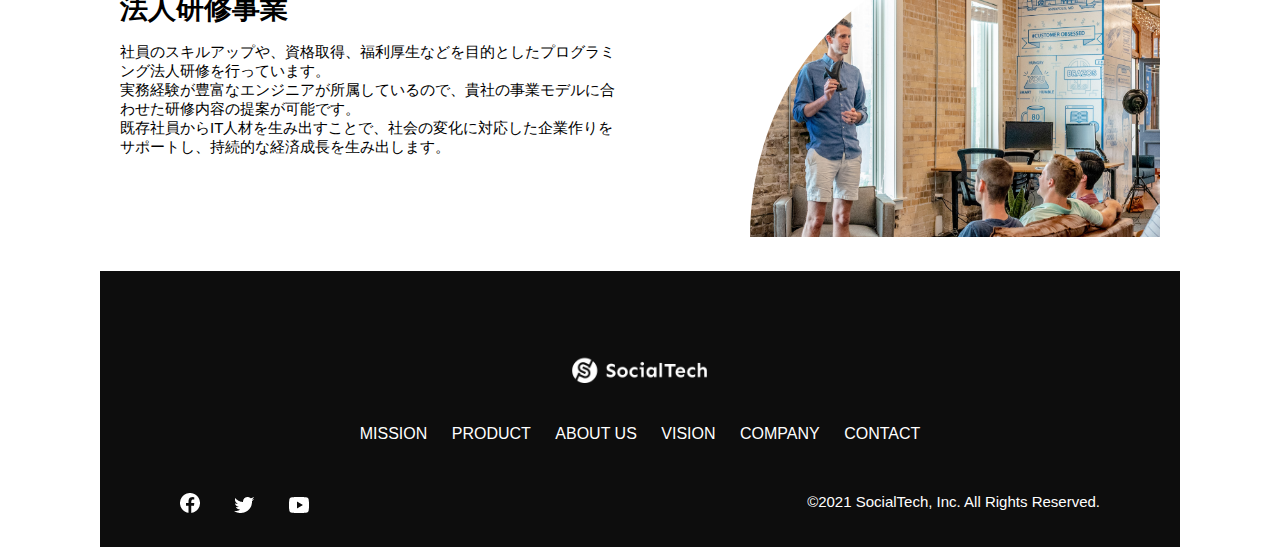
<file: product.html>
<!DOCTYPE html>
<html>
  <head>
    <title>SocialTech -PRODUCT プロダクト-</title>
    <meta charset="utf-8">
    <meta name="description" content="SocialTechの4つのプロダクトを紹介します">
    <meta name="viewport" content="width=device-width, initial-scale=1.0">
    <link rel="stylesheet" href="style.css">
  </head>

  <body>
    <!-- ヘッダー -->
    <header>
      <!-- ロゴ -->
      <a href="index.html" id="logo">
        <img src="images/logo.png" alt="トップページに戻る">
      </a>

      <!-- PC用ナビゲーション -->
      <nav id="nav-pc">
        <ul>
          <li><a href="mission.html">MISSION</a></li>
          <li><a href="product.html">PRODUCT</a></li>
          <li><a href="index.html#aboutus">ABOUT US</a></li>
          <li><a href="index.html#vision">VISION</a></li>
          <li><a href="index.html#company">COMPANY</a></li>
          <li><a href="index.html#contact">CONTACT</a></li>
        </ul>
      </nav>

      <!-- スマホ用メニューボタン -->
      <button id="menu-sp" onclick="document.getElementById('nav-sp').style.display = 'block'">
        <img src="images/button-menu.png" alt="ナビゲーションを開く">
      </button>

      <!-- スマホ用ナビゲーション -->
      <div id="nav-sp">
        <button id="close" onclick="document.getElementById('nav-sp').style.display = 'none'">
          <img src="images/button-close.png" alt="ナビゲーションを閉じる">
        </button>

        <nav>
          <ul>
            <li>
              <a id="logo-sp" href="index.html" onclick="document.getElementById('nav-sp').style.display = 'none'"><img src="images/logo-sp.png" alt="トップページに戻る"></a>
            </li>
            <li><a class="menu" href="mission.html" onclick="document.getElementById('nav-sp').style.display = 'none'">MISSION</a></li>
            <li><a class="menu" href="product.html" onclick="document.getElementById('nav-sp').style.display = 'none'">PRODUCT</a></li>
            <li><a class="menu" href="index.html#aboutus" onclick="document.getElementById('nav-sp').style.display = 'none'">ABOUT US</a></li>
            <li><a class="menu" href="index.html#vision" onclick="document.getElementById('nav-sp').style.display = 'none'">VISION</a></li>
            <li><a class="menu" href="index.html#company" onclick="document.getElementById('nav-sp').style.display = 'none'">COMPANY</a></li>
            <li><a class="menu" href="index.html#contact" onclick="document.getElementById('nav-sp').style.display = 'none'">CONTACT</a></li>
          </ul>
        </nav>
        <div id="sns">
          <a href="https://www.facebook.com/sejuku2013">
            <img src="images/button-facebook.png" alt="Facebookのリンク">
          </a>
          <a href="https://twitter.com/samuraijuku">
            <img src="images/button-twitter.png" alt="Twitterのリンク">
          </a>
          <a href="https://www.youtube.com/channel/UCCFOQO5aDK0xXam4cUQXT8g">
            <img src="images/button-youtube.png" alt="YouTubeのリンク">
          </a>
        </div>
      </div>
    </header>

    <main>
      <article>
        <section id="product-main">
          <div class="product-main-inner">
            <div id="product-title">
              <h1>PRODUCT<br><span>プロダクト</span></h1>
              <p>TOP > PRODUCT</p>
            </div>
          </div>
        </section>

        <section class="product-section product-section-left">
          <div class="product-section-img">
            <img src="images/product/product-mantoman.png" alt="PCでコードを書く男性">
          </div>
          <div class="product-read">
            <h2 class="product-h2">MAN TO MAN</h2>
            <h3 class="product-h3">プログラミング教育</h3>
            <p>
              2013年より日本で唯一の専属講師によるマンツーマンのプログラミングレッスンを開始。AI/人工知能コース・エンジニア転職コース・ウェブデザインコースを開設し、ICT教育全般のマンツーマン指導で誰もが生産的で働きがいのある職に付けるサポートをしています。 私たちは、創業当初からプログラミングを教えるのみならず、人生を変える手助けがしたい。という想いを大切にしてきました。
              <br>ITに強くなりたい、エンジニアになりたい、アプリを作りたい。そんな方々の想いを一緒に叶えるスクールでありたい。と考えています。
              <br>小中高生や女性、障害者向けのプログラムも用意し、質の高いICT教育をみんなに届けることで、貧困や不平等が無くなる社会を目指します。
            </p>
          </div>
        </section>

        <section class="product-section product-section-right">
          <div class="product-read">
            <h2 class="product-h2">MEDIA</h2>
            <h3 class="product-h3">プログラミング学習メディア</h3>
            <p>
              2015年より「SocialTech Blog」としてオウンドメディアを設立し、2020年現在月間600万PVの日本最大級のプログラミング学習サイトへと成長しました。
              <br>新たにYouTubeチャンネルも開設し、無料で挫折せずにプログラミングを学べることを目指して、各チャネルで学習情報をやさしく発信。
              <br>独学でエンジニアを目指す人には無料で良質な記事や動画コンテンツを提供し、短期間でキャリアチェンジしたい人はマンツーマンレッスンを選択できるよう、各々の要望に合わせた学習機会を創出しています。
            </p>
          </div>
          <div class="product-section-img">
            <img src="images/product/product-media.png" alt="スマートフォンを操作する人">
          </div>
        </section>
        
        <section class="product-section product-section-left">
          <div class="product-section-img">
            <img src="images/product/product-career.png" alt="笑顔で話し合う2人の男性">
          </div>
          <div class="product-read">
            <h2 class="product-h2">CAREER</h2>
            <h3 class="product-h3">人材紹介事業</h3>
            <p>
              「誰もがエンジニアになれる」を叶えるため未経験からエンジニアへ転職するまでの全ての過程をサポートします。
              <br>エンジニア転職に特化した履歴書や職務経歴書の書き方、面接対策を行い、豊富な求人の中から最適なキャリア選択を支援。
              <br>転職希望者の目標に寄り添って強みやアピールポイントを整理し、転職活動を通して自身の成長を実感できるキャリア支援を行なっています。<br>
            </p>
          </div>
        </section>
        
        <section class="product-section product-section-right">
          <div class="product-read">
            <h2 class="product-h2">B2B</h2>
            <h3 class="product-h3">法人研修事業</h3>
            <p>
              社員のスキルアップや、資格取得、福利厚生などを目的としたプログラミング法人研修を行っています。
              <br>実務経験が豊富なエンジニアが所属しているので、貴社の事業モデルに合わせた研修内容の提案が可能です。
              <br>既存社員からIT人材を生み出すことで、社会の変化に対応した企業作りをサポートし、持続的な経済成長を生み出します。
            </p>
          </div>
          <div class="product-section-img">
            <img src="images/product/product-b2b.png" alt="講演中の男性とそれを聴く人々">
          </div>
        </section>
      </article>
    </main>

    <footer>
      <div id="footer-logo">
        <img src="images/logo-sp.png" alt="SocialTech">
      </div>
      <div id="footer-link">
        <a href="mission.html">MISSION</a>
        <a href="product.html">PRODUCT</a>
        <a href="index.html#aboutus">ABOUT US</a>
        <a href="index.html#vision">VISION</a>
        <a href="index.html#company">COMPANY</a>
        <a href="index.html#contact">CONTACT</a>
      </div>
      <div id="sns-footer">
        <div class="sns-btns">
          <a href="https://www.facebook.com/sejuku2013"><img src="images/button-facebook.png" alt="Facebookのリンク"></a>
          <a href="https://twitter.com/samuraijuku"><img src="images/button-twitter.png" alt="Twitterのリンク"></a>
          <a href="https://www.youtube.com/channel/UCCFOQO5aDK0xXam4cUQXT8g"><img src="images/button-youtube.png" alt="YouTubeのリンク"></a>
        </div>
        <p id="copyright">&copy;2021 SocialTech, Inc. All Rights Reserved.</p>
      </div>
    </footer>
  </body>
</html>
</file>
<file: style.css>
/* PC、スマホ共通スタイル */
*{
  box-sizing: border-box;
}

p{
  font-size: 15px;
}

body{
  max-width: 1080px;
  margin: 0 auto 0 auto;
  font-family: "Source Sans Pro", "Hiragino Kaku Gothic ProN", Meiryo, Arial, sans-serif;
}

/* ヘッダー */
header{
  display: flex;
  justify-content: space-between;
}

/* ナビゲーションのレイアウト */
#nav-pc{
  font-size: 14px;
}

#nav-pc ul{
  display: flex;
  padding-left: 0;
}

#nav-pc li{
  list-style: none;
}

/* ナビゲーションのリンクの装飾設定 */
#nav-pc a{
  text-decoration: none;
  margin-left: 20px;
  color: #0d0d0d;
}

#nav-pc a:hover{
  text-decoration: underline;
}

/* スマホ用ナビを非表示 */
#nav-sp,
#menu-sp{
  display: none;
}

/* メインビジュアル */
#main-visual{
  position: relative;
  height: 400px;
}

#main-message{
  position: absolute;
  top: 0;
  left: 0;
  background-color: #2710d5;
  color: #ffffff;
  border-radius: 0 0 476px 0;
  max-width: 620px;
  height: 100%;
  width: 100%;
  z-index: 11;
}

#main-message h1{
  font-size: 60px;
  margin: 100px 0 0 50px;
}
#main-message > p{
  font-size: 28px;
  margin: 0 0 0 50px;
}

#main-visual > img{
  max-width: 620px;
  border-radius: 476px 0 0 0;
  position: absolute;
  top: 0;
  right: 0;
  z-index: 10;
}

/*見出し*/
h2{
  margin: 40px 0 0 0;
}

h2::after{
  content: url("images/line.png");
  margin-left: 10px;
}

h3{
  font-size: 27px;
}

/* ミッション */
#mission{
  margin: 80px auto 80px auto;
}

#mission-flex{
  display: flex;
}

#mission-flex > div{
  width: 50%;
  margin: 20px;
}

#mission-photo{
  width: 100%;
}

#s2dgs{
  margin-top: 50px;
  width: 100%;
}

/* プロダクト */
#product{
  background-color: #fafafa;
  margin: 80px 0 80px 0;
  padding: 10px 40px 0px 40px;
}

/* 外枠 */
#product .product-flex{
  margin-top: 40px;
  display: flex;
}

/* 左のカラム */
#product-left{
  width: 50%;
  margin-right: 20px;
}

/* 右のカラム */
#product-right{
  width: 50%;
  margin-left: 20px;
  margin-top: 80px;
}

/* 写真＋説明の枠 */
#product-left > div{
  position: relative;
  height: 480px;
  margin-right: 20px;
}
#product-right > div{
  position: relative;
  height: 480px;
  margin-left: 20px;
}

/* 写真 */
.product-photo{
  width: 100%;
}

/* 説明文の枠 */
.product-explain{
  background-color: #ffffff;
  position: absolute;
  left: 0;
  bottom: 50px;
  margin: 0 40px 0 40px;
  padding: 20px;
  box-shadow: 5px 5px 10px rgba(0, 0, 0, 0.05);
}

/* 説明文の英語 */
.product-explain > span{
  color: #2710d5;
  font-weight: bold;
  font-size: 16px;
  margin: 0;
}

/* 説明文の見出し */
.product-explain > h3{
  margin: 5px 0 5px 0;
}

/* 説明文 */
.product-explain > p{
  font-size: 14px;
  margin: 0;
}

/* もっと見るボタン */
#product-more{
  text-align: center;
}
#product-more a{
  position: relative;
  bottom: -42px;
}

/* ABOUT US */
#aboutus{
  margin: 80px auto;
}

/* ３つの組織文化と写真を入れる枠 */
#aboutus > div{
  display: flex;
}

/* 写真 */
.culture-img{
  width: 50%;
  align-self: flex-start;
}

.culture-img2{
  margin-top: 50px;
  width: 100%;
}

/* 3つの組織文化の表 */
.culture-table{
  margin-right: 50px;
}

/* 番号 */
.culture-num{
  font-size: 80px;
  color: #2710d5;
  padding: 0 20px 0 0;
}

/* 見出し */
.culture-table th{
  text-align: left;
  font-size: 28px;
  font-weight: bold;
}

/* 組織文化英語 */
.culture-en{
  color: #2710d5;
  font-size: 24px;
}

/* 説明文 */
.culture-description{
  margin: 0;
}

/* ビジョン */
#vision{
  margin: 80px auto;
}

/* セクション内の外枠 */
#vision > div{
  display: flex;
  justify-content: space-between;
  flex-wrap: wrap;
}

/*7つの行動指針の枠*/
.vision-box{
  width: 300px;
  height: 300px;
  margin-bottom: 30px;
  position: relative;
}

.vision-box > img{
  width: 100%;
  position: relative;
  z-index: 30;
}

.vision-box > div{
  position: absolute;
  top: 0;
  left: 0;
  z-index: 31;
  margin-right: 20px;
}

.vision-box > div > h4{
  color: #2710d5;
  font-size: 19px;
  margin: 80px 0 0 0;
}

.vision-box > div >h4::first-letter{
  font-size: 40px;
}

.vision-box > div > h5{
  font-size: 20px;
  margin: 0 0 0 0;
}

.vision-box > div >p{
  margin: 10px 0 0 0;
}

/*会社概要*/
#company{
  margin: 80px auto;
}

#company-table{
  width: 100%;
}

.tableheader{
  text-align: left;
  padding: 20px;
  border-bottom-color: #2710d5;
  border-bottom-width: 1px;
  border-bottom-style: solid;
  width: 100px;
}

.tableheader-first{
  border-top-color: #2710d5;
  border-top-width: 1px;
  border-top-style: solid;
}

.cell{
  padding: 30px;
  border-bottom-color: #ececec;
  border-bottom-width: 1px;
  border-bottom-style: solid;
}

.cell-first{
  border-top-color: #ececec;
  border-top-width: 1px;
  border-top-style: solid;
}

#company > iframe{
  width: 100%;
  height: 368px;
  margin-top: 40px;
}

/* お問い合わせ */
#contact{
  margin: 80px auto;
}

/* 外枠 */
#contact > form > div{
  display: flex;
  flex-direction: row;
  flex-wrap: wrap;
  padding-bottom: 30px;
}

/* 左列の見出し */
.contact-heading{
  width: 240px;
  align-self: center;
}

/* 見出しのラベル */
.contact-label{
  font-weight: bold;
}

/* 必須 */
.contact-span{
  color: #ce2222;
  margin: 0 0 0 20px;
  font-weight: bold;
}

/* テキストボックス */
.contact-textbox{
  border-top: 0px;
  border-left: 0px;
  border-right: 0px;
  border-bottom-width: 1px;
  border-bottom-color: #707070;
  border-style: solid;
  background-color: #fafafa;
  height: 56px;
  width: 400px;
}

/* お問い合わせ内容のテキストエリア */
.contact-textarea{
  border-top: 0px;
  border-left: 0px;
  border-right: 0px;
  border-bottom-width: 1px;
  border-bottom-color: #707070;
  background-color: #fafafa;
  width: 400px;
  height: 200px;
}

/* 個人情報の取り扱い */
#contact dt{
  font-weight: bold;
}

#contact dd{
  margin: 0 0 16px 0;
}

#contact dd p{
  margin: 0;
}

#contact dd ul{
  padding-left: 0;
}

#contact dd li{
  margin-bottom: 0;
  list-style: none;
}

/* フッター */
footer{
  background-color: #0d0d0d;
  text-align: center;
  padding: 80px 80px 30px 80px;
}

#footer-logo{
  margin-bottom: 30px;
}

#footer-link{
  margin-bottom: 50px;
}

#footer-link > a{
  text-decoration: none;
  margin: 10px;
  color: #ffffff;
}

#footer-link > a:hover{
  text-decoration: underline;
}

#sns-footer{
  display: flex;
  justify-content: space-between;
  text-align: left;
}

#sns-footer a{
  margin-right: 30px;
}

#copyright{
  color: #ffffff;
  margin: 0;
}

/* mission.html用スタイル */
/* ミッションのメインビジュアル */
.mission-main-inner{
  background-image: url("images/mission/mission-main.png");
  background-repeat: no-repeat;
  background-position-y: center;
}

#mission-title{
  background-color: #2710d5;
  width: 368px;
  color: #ffffff;
  height: 496px;
  border-radius: 0 248px 248px 0;
  position: relative;
}

#mission-title h1{
  position: absolute;
  top: 0;
  left: 100px;
  font-size: 80px;
  line-height: 1;
}

#mission-title h1 span{
  font-size: 26px;
}

#mission-title > p{
  position: absolute;
  top: 350px;
  left: 100px;
  font-size: 16px;
}

/* ミッションページ　S2DGSの設定 */
#mission-s2dgs{
  padding: 20px;
}

.mission-h2{
  color: #2710d5;
  font-size: 40px;
}

.mission-h2::after{
  content: none;
}

/* ミッションページ　5つのゴールの設定 */
#mission-five-goals{
  padding: 20px;
  display: flex;
}

#mission-five-goals .five-goals-image{
  width: 30%;
  padding: 20px;
}

#mission-five-goals .five-goals-image img{
  width: 100%;
}

#mission-five-goals .five-goals-read{
  width: 70%;
  padding: 20px;
}

#mission-five-goals .five-goals-read > div{
  margin-bottom: 40px;
}

.fivegoals-image-right{
  float: right;
  margin: 20px;
}

.fivegoals-image-left{
  float: left;
  margin: 20px;
}

.fivegoals-number{
  color: #2710d5;
  font-size: 48px;
  font-weight: bold;
  margin: 0;
}

.fivegoals-h3{
  font-size: 28px;
  margin: 0;
}

.fivegoals-p{
  margin: 0;
}

/* プロダクトページ */
.product-main-inner{
  background-image: url("images/product/product-main.png");
  background-repeat: no-repeat;
  background-position-y: center;
}

#product-title{
  background-color: #2710d5;
  width: 368px;
  color: #ffffff;
  height: 496px;
  border-radius: 0 248px 248px 0;
  position: relative;
}

#product-title h1{
  position: absolute;
  top: 0;
  left: 100px;
  font-size: 80px;
  line-height: 1;
}

#product-title h1 span{
  font-size: 26px;
}

#product-title > p{
  position: absolute;
  top: 350px;
  left: 100px;
  font-size: 16px;
}

/* セクション */
.product-section{
  display: flex;
  padding: 20px 20px 0;
}

.product-section .product-section-img{
  width: 450px;
}

/* 右が画像のセクション */
.product-section-left .product-section-img img{
  width: 100%;
  padding: 0 40px 30px 0;
  border-radius: 0 432px 0 0;
}

.product-section-left .product-read{
  width: 50%;
  flex-grow: 1;
}

.product-section-left .product-read p{
  margin-bottom: 0;
}

/* 右が画像のセクション */
.product-section-right{
  justify-content: space-between;
}

.product-section-right .product-section-img img{
  width: 100%;
  padding: 0 0 30px 40px;
  border-radius: 432px 0 0 0;
}

.product-section-right .product-read{
  width: 500px;
}

.product-h2{
  color: #2710d5;
  font-size: 24px;
  margin: 0;
}

.product-h3{
  font-size: 28px;
  margin: 0;
}

/*====================
 スマートフォン用のスタイル
=====================*/
@media screen and (max-width: 767px){
  /* PC用ナビゲーション非表示 */
  #nav-pc{
    display: none;
  }

  /* ハンバーガーメニュー */
  #menu-sp{
    display: block;
    background-color: transparent;
    float: right;
    padding: 0;
    border: none;
  }

  /* スマホ用ナビゲーションの表示切替 */
  /* 初期状態、レイアウトと非表示設定 */
  #nav-sp{
    background-color: #2710d5;
    position: fixed;
    left: 0;
    top: 0;
    height: 100%;
    width: 100%;
    display: none;
    z-index: 100;
  }

  /* ×ボタン */
  #close{
    position: absolute;
    top: 20px;
    right: 20px;
    background-color: transparent;
    border: none;
  }

  #nav-sp nav ul{
    padding-left: 0;
  }

  #nav-sp nav li{
    list-style: none;
  }

  /* ナビゲーションメニュー用ロゴ */
  #logo-sp{
    margin: 80px 0 30px 20px;
  }

  /* ナビゲーションのリンクの装飾設定 */
  #nav-sp nav a{
    display: block;
    color: #ffffff;
  }

  #nav-sp nav a:hover{
    text-decoration: underline;
  }

  #nav-sp .menu{
    text-decoration: none;
    margin: 0 20px;
    height: 44px;
    font-size: 16px;
    background-image: url("images/arrow.png");
    background-repeat: no-repeat;
    background-position: right top;
  }

  #sns{
    position: absolute;
    bottom: 20px;
    left: 20px;
  }

  #sns > a{
    margin-right: 30px;
  }

  /* メインビジュアル */
  #main-visual{
    position: relative;
    height: 470px;
  }

  #main-visual > div{
    text-align: center;
    height: 280px;
  }

  #main-visual h1{
    font-size: 28px;
    margin: 90px 0 0 0;
  }

  #main-visual > div > p{
    margin: 0;
    font-size: 15px;
  }

  #main-visual > img{
    width: 100%;
    border-radius: 476px 0 0 0;
    top: auto;
    bottom: 0;
  }

  /* 見出し */
  h2{
    margin: 15px 0;
  }

  h3{
    font-size: 24px;
    margin: 10px 0 0 0;
  }

  /* ミッション */
  #mission{
    margin: 20px 0;
    padding: 0 20px;
  }

  #mission-flex{
    flex-direction: column;
  }

  #mission-flex > div{
    width: 100%;
    margin: 0;
  }
  
  /* プロダクト */
  #product{
    margin: 0;
    padding: 10px 20px 0 20px;
  }

  /* 外枠 */
  #product .product-flex{
    flex-direction: column;
    margin-top: 0;
  }

  /* 左右のカラム スマホでは縦並び */
  #product-left , 
  #product-right{
    width: 100%;
    margin: 0;
  }

  /* 写真＋説明の枠 */
  #product-left > div,
  #product-right > div{
    height: auto;
    margin: 0;
  }

  /* 説明文の枠 */
  .product-explain{
    position: relative;
    margin: 0;
  }

  .product-explain > h3{
    margin: 10px 0;
    font-size: 24px;
  }

  /* もっと見るボタン */
  #product-more{
    text-align: left;
  }

  /* ABOUT US */
  #aboutus{
    margin: 80px 20px;
  }

  #aboutus > div{
    flex-direction: column;
  }

  .culture-table th{
    font-size: 16px;
  }

  .culture-table{
    margin-right: 0;
    padding-right: 20px;
    order: 2;
  }

  .culture-img{
    width: 100%;
    order: 1;
  }

  .culture-img2{
    margin-top: 0;
  }

  .culture-num{
    padding: 0;
  }

  .culture-description{
    margin: 0;
  }

  /* ビジョン */
  #vision{
    margin: 80px 20px;
  }

  .vision-box > img{
    position: absolute;
    top: 0;
    left: 0;
  }

  .vision-box > div > h4{
    margin: 60px 0 0 0;
  }
  
  /*会社概要*/
  #company{
    margin: 0 20px;
  }

  #company > h3{
    margin-bottom: 20px;
  }

  .tableheader{
    width: 50px;
  }

  .cell{
    padding: 20px;
  }

  #company > iframe{
    height: 240px;
  }

  /*お問い合わせ*/
  #contact{
    margin: 80px 20px;
  }

  #contact > h3{
    margin-bottom: 20px;
  }

  #contact > form >div{
    flex-direction: column;
    margin-bottom: 20px;
  }

  .contact-heading{
    align-self: auto;
    margin-bottom: 20px;
  }

  .contact-textbox{
    min-width: 300px;
    width: 100%;
  }

  .contact-textarea{
    height: 150px;
    width: 100%;
  }

  .radiobutton{
    margin-bottom: 20px;
  }

  /* フッター */
  footer{
    padding: 30px 20px 50px 20px;
    text-align: left;
  }

  #footer-link > a{
    margin: 0 20px 30px 0;
    display: block;
    background-image: url("images/arrow.png");
    background-repeat: no-repeat;
    background-position: right top;
  }

  #footer-link > a:hover{
    text-decoration: underline;
  }

  #sns-footer{
    flex-direction: column;
    justify-content: flex-start;
  }

  #copyright{
    font-size: 12px;
    margin-top: 30px;
  }

  /* mission.html用スタイル */
  /* ミッションのメインビジュアル */
  #mission-main{
    height: 256px;
    margin-top: 4%;
    position: relative;
  }

  .mission-main-inner{
    height: 80%;
    background-size: cover;
  }

  #mission-title{
    width: 136px;
    height: 256px;
    position: absolute;
    top: -10%;
  }

  #mission-title h1{
    left: 20px;
    font-size: 40px;
  }

  #mission-title h1 span{
    font-size: 18px;
  }

  #mission-title > p{
    top: 180px;
    left: 20px;
    font-size: 13px;
  }

  /* ミッションページ　S2DGSの設定 */
  .mission-h2{
    font-size: 38px;
    margin: 0px;
  }

  .mission-h2::after{
    content: none;
  }

  #mission-s2dgs > img{
    width: 100%;
  }

  /*ミッションページ 5つのゴールの設定*/
  #mission-five-goals{
    flex-direction: column;
  }

  #mission-five-goals > div{
    padding: 0;
  }

  #mission-five-goals .five-goals-image ,#mission-five-goals .five-goals-read{
    width: 100%;
    padding: 0;
  }

  #mission-five-goals .five-goals-read > div{
    display: flex;
    flex-direction: column;
  }

  .fivegoals-image-right, .fivegoals-image-left{
    align-self: center;
  }

  /* プロダクトページ */
  #product-main{
    height: 256px;
    margin-top: 4%;
    position: relative;
  }

  .product-main-inner{
    height: 80%;
    background-size: cover;
  }

  #product-title{
    width: 136px;
    height: 256px;
    position: absolute;
    top: -10%;
  }

  #product-title h1{
    left: 20px;
    font-size: 40px;
  }

  #product-title h1 span{
    font-size: 18px;
  }

  #product-title > p{
    top: 180px;
    left: 20px;
    font-size: 13px;
  }

  /* セクション */
  .product-section{
    flex-direction: column;
  }

  .product-section .product-section-img{
    width: 100%;
  }

  .product-section .product-section-img img{
    width: 100%;
    padding: 0;
  }

  /*左が画像のセクション*/
  .product-section-left .product-section-img img{
    border-radius: 0 300px 0 0;
  }

  .product-section-left .product-read{
    width: 100%;
    flex-grow: 1;
  }

  /*右が画像のセクション*/
  .product-section-right .product-section-img img{
    order: 1;
    border-radius: 300px 0 0 0;
  }

  .product-section-right .product-read{
    order: 2;
    width: 100%;
  }
}
</file>
